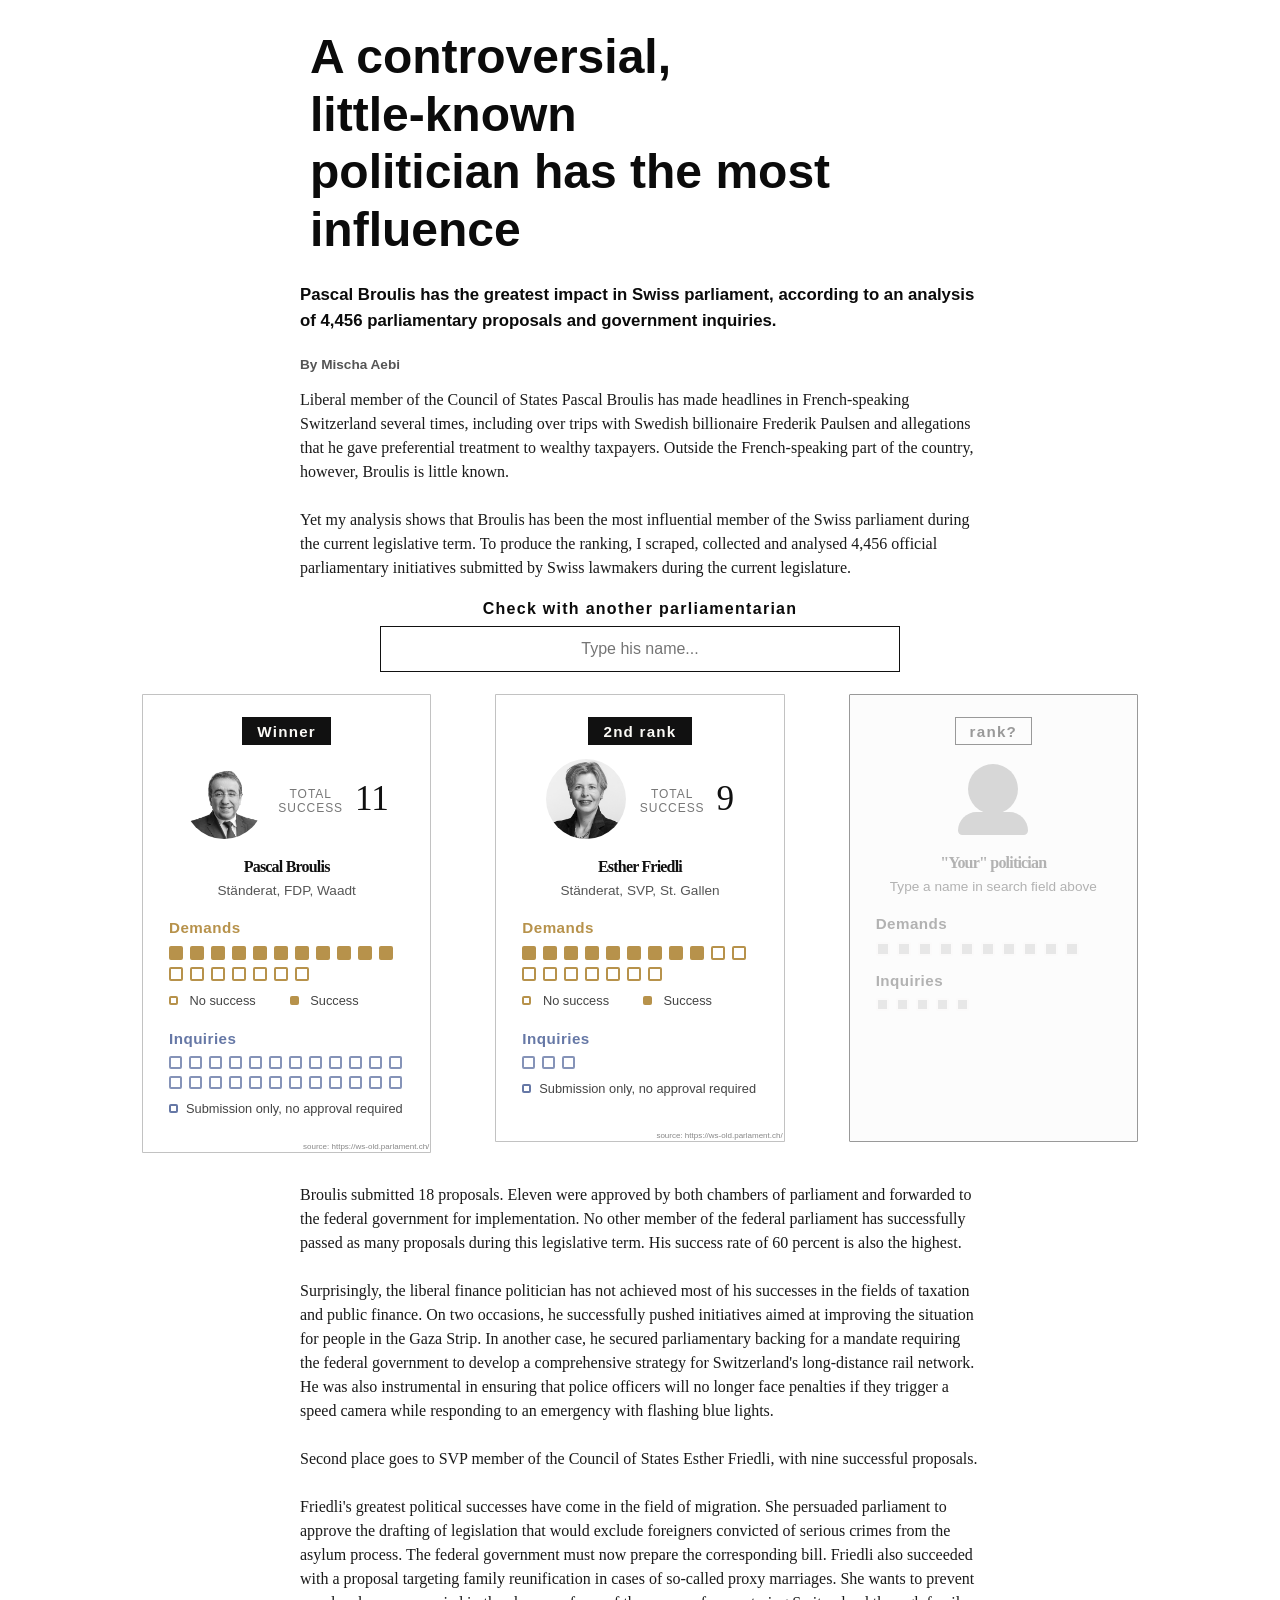
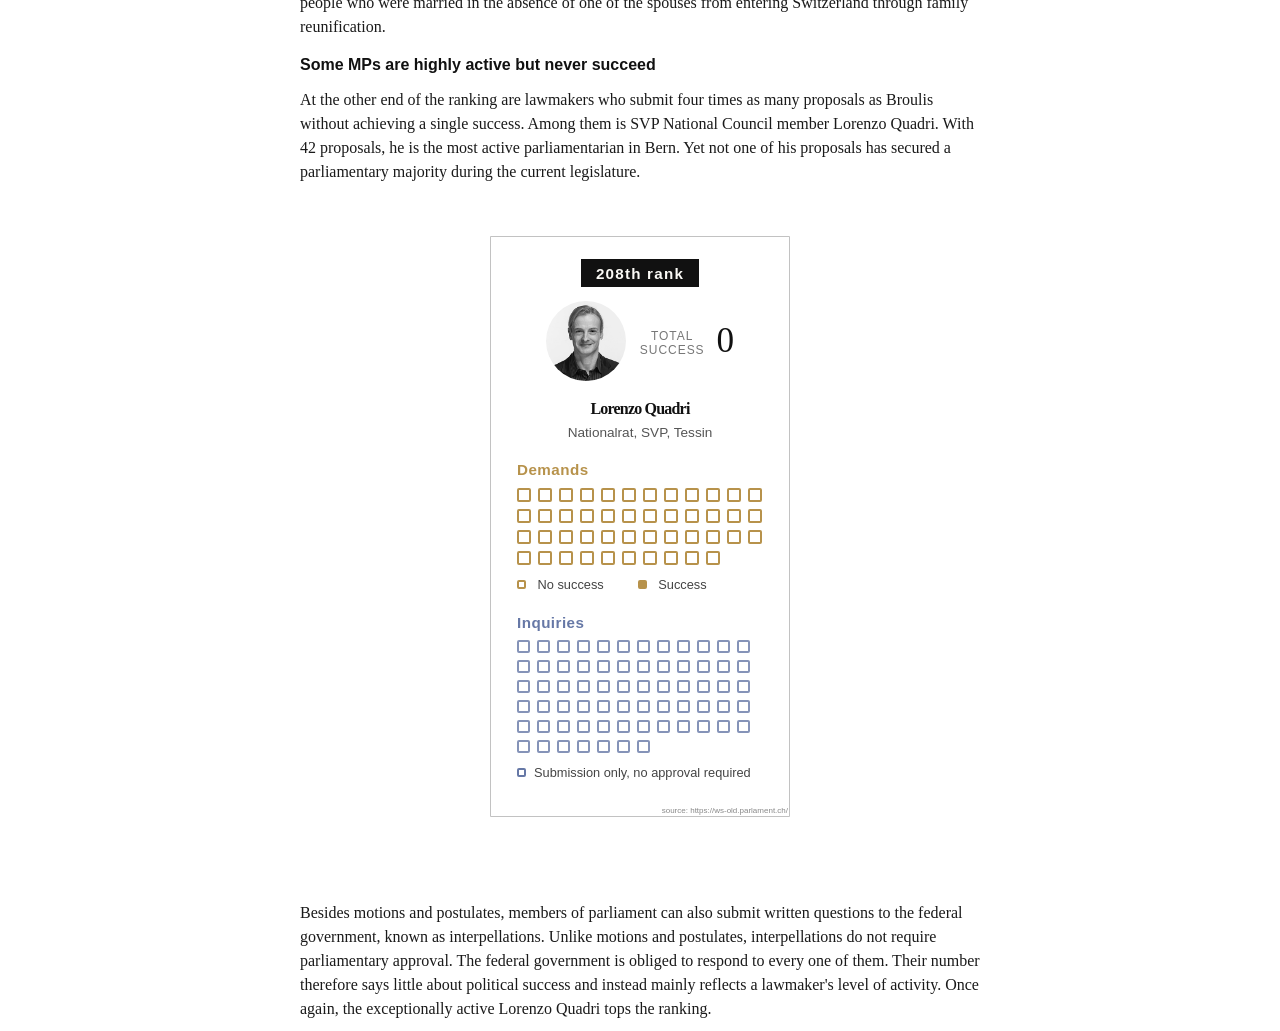
<file: index.html>
<!DOCTYPE html>
<html lang="de">

<head>
    <meta charset="UTF-8">

    <meta name="viewport" content="width=device-width, initial-scale=1.0">

    <title>Nationalrat Portrait</title>


    <link rel="stylesheet" href="style.css">
</head>

<body>

    <div class="page">
        <div class="title">
            <h1>A controversial,<br> little-known <br>politician has the most influence</h1>
        </div>

        <div>
            <p class="lead">Pascal Broulis has the greatest impact in Swiss parliament, according to an analysis of 4,456 parliamentary proposals and government inquiries.</p>
        </div>

        <p class="author">By <strong>Mischa Aebi</strong></p>

        <p class="text">
            Liberal member of the Council of States Pascal Broulis has made headlines in French-speaking Switzerland several times, including over trips with Swedish billionaire Frederik Paulsen and allegations that he gave preferential treatment to wealthy taxpayers.
            Outside the French-speaking part of the country, however, Broulis is little known. <br><br>Yet my analysis shows that Broulis has been the most influential member of the Swiss parliament during the current legislative term. To
            produce the ranking, I scraped, collected and analysed 4,456 official parliamentary initiatives submitted by Swiss lawmakers during the current legislature.
        </p>



        <div class="search-section search-section-desktop">
            <label for="politician-search">Check with another parliamentarian</label>

            <input id="politician-search" list="politician-list" type="text" placeholder="Type his name..." autocomplete="off">
            <div class="search-suggestions"></div>
            <datalist id="politician-list"></datalist>

            <div class="search-result"></div>
        </div>



        <div class="swiper">

            <div class="swiper-wrapper">
            </div>
        </div>

        <div class="search-section search-section-mobile">


            <input id="politician-search-mobile" type="text" placeholder="Type a name..." autocomplete="off">
            <label for="politician-search-mobile">
        How is your preferred politician ranked?
    </label>

            <div class="search-suggestions-mobile"></div>
            <div class="search-result-mobile"></div>
        </div>



        <p class="text">
            Broulis submitted 18 proposals. Eleven were approved by both chambers of parliament and forwarded to the federal government for implementation. No other member of the federal parliament has successfully passed as many proposals during this legislative
            term. His success rate of 60 percent is also the highest. <br><br> Surprisingly, the liberal finance politician has not achieved most of his successes in the fields of taxation and public finance. On two occasions, he successfully
            pushed initiatives aimed at improving the situation for people in the Gaza Strip. In another case, he secured parliamentary backing for a mandate requiring the federal government to develop a comprehensive strategy for Switzerland's long-distance
            rail network. He was also instrumental in ensuring that police officers will no longer face penalties if they trigger a speed camera while responding to an emergency with flashing blue lights. <br><br> Second place goes to SVP member of the
            Council of States Esther Friedli, with nine successful proposals.<br><br> Friedli's greatest political successes have come in the field of migration. She persuaded parliament to approve the drafting of legislation that would exclude foreigners
            convicted of serious crimes from the asylum process. The federal government must now prepare the corresponding bill. Friedli also succeeded with a proposal targeting family reunification in cases of so-called proxy marriages. She wants to
            prevent people who were married in the absence of one of the spouses from entering Switzerland through family reunification.
            <br></p>

        <h4>Some MPs are highly active but never succeed
        </h4>
        <p class="text">
            <br> At the other end of the ranking are lawmakers who submit four times as many proposals as Broulis without achieving a single success. Among them is SVP National Council member Lorenzo Quadri. With 42 proposals, he is the most active parliamentarian
            in Bern. Yet not one of his proposals has secured a parliamentary majority during the current legislature.

        </p>
        <div class="single-politician-card" data-politician="Lorenzo Quadri"></div>
        <p class="text">
            <br>Besides motions and postulates, members of parliament can also submit written questions to the federal government, known as interpellations. Unlike motions and postulates, interpellations do not require parliamentary approval. The federal
            government is obliged to respond to every one of them. Their number therefore says little about political success and instead mainly reflects a lawmaker's level of activity. Once again, the exceptionally active Lorenzo Quadri tops the ranking.
        </p>






    </div>

    <script src="script.js"></script>
    <script src="single-card.js"></script>

</body>

</html>
</file>
<file: style.css>
/* =========================================================
   1. Base
   ========================================================= */

* {
    box-sizing: border-box;
}

body {
    margin: 0;
    font-family: Arial, Helvetica, sans-serif;
    color: #111;
}

.page {
    max-width: 1100px;
    margin: 0 auto;
    padding: 0 32px;
}

.newspaper-card {
    position: relative;
}


/* =========================================================
   2. Text and title
   ========================================================= */

.title {
    max-width: 900px;
    margin: 28px auto 0;
    padding: 0 20px;
    text-align: left;
}

.title h1 {
    max-width: 700px;
    margin: 14px auto 24px;
    padding: 0 20px;
    text-align: left;
    font-size: 3rem;
    font-weight: 700;
    line-height: 1.2;
    color: #0b0b0b;
}

h4 {
    max-width: 700px;
    margin: 17px auto -10px;
    padding: 0 10px;
}

h4+.text {
    margin-top: 0 !important;
    padding-top: 0 !important;
}

.lead {
    max-width: 700px;
    margin: 14px auto 24px;
    padding: 0 10px;
    text-align: left;
    font-size: 1.05rem;
    font-weight: 700;
    line-height: 1.5;
    color: #0b0b0b;
}

.author {
    max-width: 700px;
    margin: 0 auto 16px;
    padding: 0 10px;
    font-family: "Gill Sans", "Gill Sans MT", Calibri, sans-serif;
    font-size: 0.85rem;
    font-weight: 600;
    color: #555;
}

.text {
    max-width: 700px;
    margin: 0px auto 10px;
    font-family: Baskerville, Georgia, "Times New Roman", serif;
    padding: 0 10px;
    font-size: 1rem;
    line-height: 1.5;
    color: #1a1a1a;
}

.bio_text {
    max-width: 700px;
    padding: 0 2px;
    font-size: 0.85rem;
    line-height: 1.5;
    color: #555;
}

.source {
    position: absolute;
    right: 1px;
    bottom: 1px;
    font-size: 0.5rem;
    color: #888;
    line-height: 1;
}


/* =========================================================
   3. Search
   ========================================================= */

.search-section {
    max-width: 520px;
    margin: 20px auto 0;
    text-align: center;
}

.search-section-mobile {
    display: none;
}

.search-section label {
    display: block;
    margin-bottom: 8px;
    font-size: 1rem;
    font-weight: 700;
    letter-spacing: 0.08em;
    color: #0b0b0b;
}

.search-section input {
    width: 100%;
    padding: 13px 16px;
    border: 1px solid #111;
    background: ;
    font-size: 1rem;
    text-align: center;
}

.search-result {
    margin-top: 28px;
}

.search-result .swiper-slide {
    padding: 0;
}

.search-match .newspaper-card {
    background: #f9f9f9;
    border: 1px solid #b2b2b2;
}

.no-result {
    color: #777;
    font-size: 0.95rem;
}


/* =========================================================
   4. Cards and portrait header
   ========================================================= */

.swiper {
    width: 100%;
    padding: 0 0 0px;
    overflow: hidden;
}

.swiper-wrapper {
    align-items: center;
}

.swiper-slide {
    min-height: 500px;
    padding: 22px 20px 30px;
    opacity: 1;
    transform: scale(1);
    filter: blur(0);
}

.portrait-card {
    max-width: 1120px;
    margin: 0 auto;
}

.newspaper-card {
    background: white;
    border: 1px solid #9999;
    border-radius: 1px;
    padding: 22px 26px 20px;
}

.rank-label {
    display: table;
    margin: 0 auto 14px;
    padding: 5px 14px 4px;
    border: 1px solid #111;
    background: #111;
    color: #fbfaf6;
    font-size: 0.95rem;
    font-weight: 700;
    letter-spacing: 0.08em;
}

.portrait-header {
    display: grid;
    grid-template-columns: 130px 1fr 320px;
    gap: 34px;
    align-items: center;
    padding-bottom: 10px;
}

.portrait-main {
    display: flex;
    align-items: center;
    gap: 14px;
}

.portrait-left img {
    display: block;
    width: 125px;
    height: 125px;
    object-fit: cover;
    object-position: center top;
    border-radius: 50%;
    filter: grayscale(100%);
}

.portrait-name-block {
    flex: 1;
    text-align: left;
}

.portrait-name-block h2 {
    margin: 0 0 7px;
    font-family: Georgia, "Times New Roman", serif;
    font-size: clamp(1rem, 1.2vw, 1.6rem);
    line-height: 0.95;
    letter-spacing: -0.05em;
}


/* =========================================================
   5. Success summary
   ========================================================= */

.success-summary {
    display: grid;
    grid-template-columns: auto auto;
    align-items: center;
    justify-content: center;
    column-gap: 12px;
    border-left: 0;
    text-align: left;
}

.success-summary p {
    margin: 0;
    color: #777;
    font-size: 0.75rem;
    letter-spacing: 0.08em;
    text-transform: uppercase;
}

.success-summary strong {
    margin: 0;
    font-family: Georgia, "Times New Roman", serif;
    font-size: 2rem;
    font-weight: 400;
    line-height: 1;
}

.suc {
    font-weight: 700;
}


/* =========================================================
   6. Proposal charts
   ========================================================= */

.square-chart {
    padding-top: 5px;
}

.proposal-section {
    padding: 10px 0 20px;
}

.proposal-section+.proposal-section {
    padding-top: 10px;
}

.proposal-section h3 {
    margin: 0 0 8px;
    font-size: 0.95rem;
    line-height: 1.2;
    letter-spacing: 0.03em;
}

.demands-section h3 {
    color: #B7924B;
}

.questions-section h3 {
    color: #6678A6;
}

.proposal-grid {
    display: flex;
    flex-wrap: wrap;
    gap: 7px;
    max-width: 100%;
}

.proposal-square {
    display: inline-flex;
    align-items: center;
    justify-content: center;
    flex: 0 0 auto;
    width: 14px;
    height: 14px;
    border-radius: 2px;
    font-size: 14px;
    font-weight: 700;
    line-height: 1;
    opacity: 1;
    transform: none;
}

.interpellation-square {
    width: 13px;
    height: 13px;
    border: none;
    border-radius: 2px;
    border: 2px solid #6678A6;
    background: transparent;
    opacity: 0.80;
}

.motion-square {
    border: 2px solid #B7924B;
    background: transparent;
}

.motion-square.successful {
    background: #B7924B;
}


/* =========================================================
   7. Legend
   ========================================================= */

.legend {
    display: flex;
    flex-wrap: wrap;
    gap: 34px;
    align-items: center;
    padding-top: 20px;
    color: #444;
    font-size: 0.8rem;
}

.demand-legend {
    padding-top: 5px;
    margin-bottom: 16px;
}

.legend-square {
    display: inline-flex;
    align-items: center;
    justify-content: center;
    width: 9px;
    height: 9px;
    margin-bottom: 2px;
    margin-right: 8px;
    vertical-align: middle;
    border-radius: 2px;
}

.legend-square.no-success {
    border: 2px solid #B7924B;
    background: transparent;
}

.legend-square.success {
    border: 2px solid #B7924B;
    background: #B7924B;
}

.legend-square.interpell {
    border: 2px solid #6678A6;
    ;
    background: transparent;
    display: inline-flex;
    align-items: center;
    justify-content: center;
    width: 9px;
    height: 9px;
    margin-bottom: 2px;
    margin-right: 8px;
    vertical-align: middle;
    border-radius: 2px;
}


/* =========================================================
   8. Sort buttons
   Referenced in script.js, even if currently not present in index.html.
   ========================================================= */

.sort-button {
    padding: 9px 14px;
    border: 1px solid #111;
    border-radius: 999px;
    background: transparent;
    color: #111;
    font-size: 0.85rem;
    cursor: pointer;
}

.sort-button.active {
    background: #111;
    color: #f3f3f1;
}


/* =========================================================
   9. Desktop layout
   ========================================================= */

@media (min-width: 1000px) {
    .swiper-wrapper {
        display: grid !important;
        grid-template-columns: repeat(3, 1fr);
        gap: 24px;
        align-items: start;
    }
    .swiper-slide {
        display: flex !important;
        align-items: stretch !important;
        height: auto !important;
    }
    .swiper-slide .newspaper-card {
        display: flex;
        flex-direction: column;
        width: 100%;
        min-height: 300px;
    }
    .portrait-header {
        display: flex;
        flex-direction: column;
        align-items: center;
        gap: 10px;
        padding-bottom: 6px;
        text-align: center;
    }
    .portrait-left img {
        width: 80px;
        height: 80px;
    }
    .portrait-name-block h2 {
        font-size: clamp(1rem, 1.25vw, 2.1rem);
        text-align: center;
        margin-top: 10px;
    }
    .bio_text {
        margin: 4px auto 0;
        padding: 0;
        text-align: center;
    }
    .success-summary {
        width: 100%;
        padding-left: 0;
        border-left: 0;
        text-align: center;
    }
    .success-summary p {
        margin-top: 4px;
    }
    .success-summary strong {
        font-size: 2.2rem;
    }
    .square-chart {
        flex: 0;
        padding-top: 6px;
    }
    .proposal-section {
        padding: 6px 0 12px;
    }
    .proposal-section+.proposal-section {
        padding-top: 4px;
    }
    .legend {
        padding-top: 0px;
    }
    .portrait-name-block-handy {
        display: none;
    }
}


/* =========================================================
   11. Mobile layout
   ========================================================= */

@media (max-width: 999px) {
    .swiper-wrapper {
        display: flex;
        flex-direction: column;
        gap: 24px;
        transform: none !important;
        gap: 14px;
    }
    .swiper-slide {
        width: 100% !important;
        margin: 0 !important;
        height: auto !important;
        min-height: 0;
        padding: 0;
    }
    .page {
        padding: 0 12px;
    }
    .title {
        margin: 16px auto 0;
        padding: 0 8px;
    }
    .title h1 {
        font-size: 1.75rem;
        margin: 0px;
        padding: 0px;
    }
    .lead {
        margin: 8px;
        margin-top: 20px;
        padding: 0px;
    }
    .text {
        margin: 10px auto 14px;
        font-family: Baskerville, Georgia, "Times New Roman", serif;
        padding: 0 8px;
        font-size: 1rem;
        line-height: 1.35;
    }
    .search-section {
        margin: 18px auto;
        display: block;
    }
    .newspaper-card {
        padding: 4px 16px 2px;
        border: 2px solid #9999;
    }
    .rank-label {
        margin-bottom: 12px;
        padding: 5px 12px 4px;
        font-size: 0.8rem;
        position: absolute;
        top: 0px;
        right: 0px;
    }
    .portrait-header {
        gap: 8px;
        padding-bottom: 4px;
    }
    .portrait-left img {
        width: 80px;
        height: 80px;
        margin-top: 5px;
    }
    .portrait-name-block h2 {
        margin-top: 15px;
        margin-bottom: 4px;
        font-size: 1.65rem;
    }
    .bio_text {
        margin: 0;
        font-size: 0.78rem;
        line-height: 1.25;
    }
    .success-summary {
        margin-top: 4px;
    }
    .success-summary p {
        font-size: 0.64rem;
    }
    .success-summary strong {
        font-size: 1.1rem;
    }
    .square-chart {
        padding-top: 2px;
    }
    .proposal-section {
        padding: 6px 0 10px;
    }
    .proposal-section+.proposal-section {
        padding-top: 4px;
    }
    .proposal-section h3 {
        margin-bottom: 6px;
        font-size: 0.85rem;
    }
    .proposal-grid {
        gap: 4px;
    }
    .proposal-square {
        width: 15px;
        height: 15px;
    }
    .legend {
        gap: 12px;
        padding-top: 0px;
        font-size: 0.72rem;
    }
    .legend-square {
        width: 10px;
        height: 10px;
        margin-right: 5px;
    }
    .portrait-name-block {
        display: none;
    }
    .success-summary {
        display: none;
    }
    .portrait-name-block-handy {
        display: flex;
        flex-direction: column;
        flex: 1;
        min-width: 0;
        margin: 0 0 7px;
        text-align: left;
    }
    .portrait-name-block-handy h2 {
        margin-top: 25px;
        margin-bottom: 4px;
        font-family: Georgia, "Times New Roman", serif;
        font-size: 1.25rem;
        line-height: 1;
        letter-spacing: -0.04em;
        white-space: nowrap;
    }
    .portrait-name-block-handy .bio_text {
        white-space: nowrap;
        font-size: 0.72rem;
        line-height: 1.2;
    }
}

@media (max-width: 999px) {
    .swiper {
        overflow: visible;
    }
    .search-section-desktop {
        display: none;
    }
    .search-section-mobile {
        display: block;
        margin: 18px auto 28px;
    }
}

.search-section-mobile {
    width: 100%;
}


/* =========================================================
   Placeholder card
   ========================================================= */

.placeholder-card {
    background: #fcfcfc;
    border-color: #999999;
}

.placeholder-rank {
    background: #fcfcfc;
    border-color: #999999;
    color: #999999;
}

.placeholder-card h2,
.placeholder-card .bio_text,
.placeholder-card .success-summary,
.placeholder-card .proposal-section h3,
.placeholder-card .legend {
    color: #b2b2b2;
}

.placeholder-card .success-summary strong {
    color: #999;
}

.placeholder-head {
    display: flex;
    flex-direction: column;
    align-items: center;
    justify-content: center;
}

.head-circle {
    width: 50px;
    height: 50px;
    margin-top: 5px;
    border-radius: 50%;
    background: #d7d7d7;
}

.shoulder-shape {
    width: 70px;
    height: 23px;
    margin-top: -2px;
    border-radius: 50px 50px 12px 12px;
    background: #d7d7d7;
}

.placeholder-square {
    opacity: 0.18 !important;
    background: #8e8b8b;
    border: 2px solid #f7f3f2;
}

.placeholder-card .legend-square.no-success {
    background: #d3d3d3;
    border: 2px solid #d3d3d3;
}

.placeholder-card .legend-square.success {
    background: #d3d3d3;
    border: 2px solid #d3d3d3;
}

.placeholder-grid {
    pointer-events: none;
}

.search-section-mobile {
    display: none;
}

@media (max-width: 999px) {
    .search-section-mobile {
        display: block !important;
        width: 100%;
        text-align: center;
        width: 100%;
        max-width: none;
        margin-left: 0;
        margin-right: 0;
        padding-left: 0;
        padding-right: 0;
        margin-top: 0;
    }
    .search-section-mobile label {
        display: block;
        margin-bottom: 8px;
        font-size: 1.1rem;
        font-weight: 700;
        margin-top: 15px;
        letter-spacing: 0.08em;
        color: #0b0b0b;
    }
    .search-section-mobile input {
        width: 100%;
        padding: 13px 16px;
        border: 1px solid #111;
        font-size: 1rem;
        text-align: center;
    }
}

.search-section-desktop .search-suggestions,
.search-section-desktop .search-result {
    display: none;
}

.single-politician-card {
    width: 100%;
    max-width: 340px;
    margin: 30px auto;
}

@media (max-width: 999px) {
    .swiper-wrapper {
        gap: 14px;
    }
    .search-section-mobile {
        margin-top: 0 !important;
        padding-top: 6px;
    }
}
</file>
